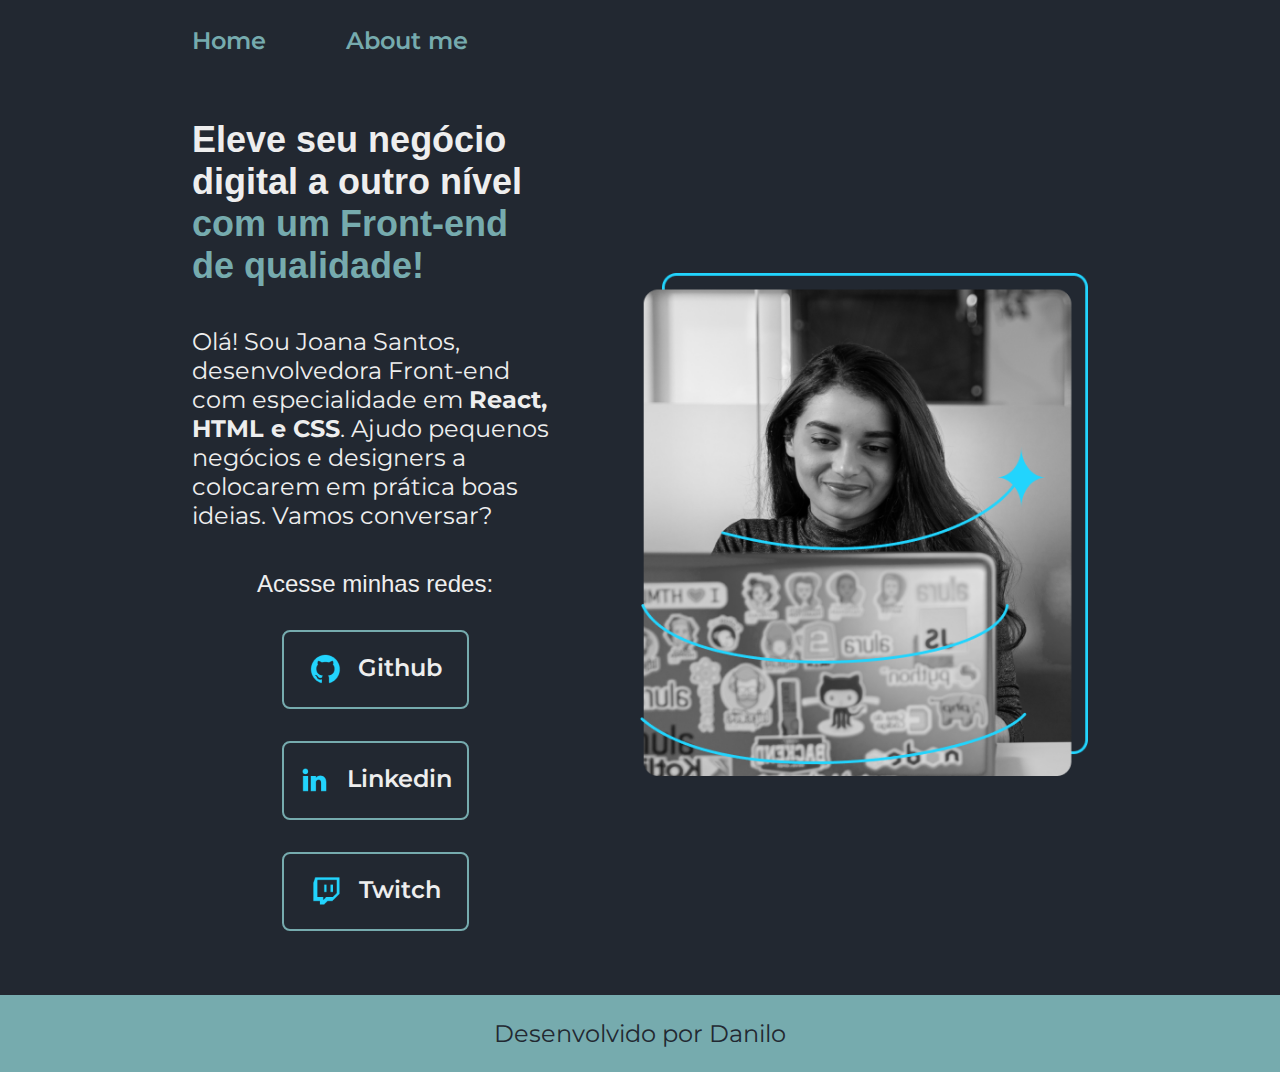
<file: index.html>
<!DOCTYPE html>
<html lang="pt-br">
<head>
    <meta charset="UTF-8">
    <meta name="viewport" content="width=device-width, initial-scale=1.0">
    <meta http-equiv="X-UA-Compatible" content="IE=edge">
    <link rel="shortcut icon" href="assets/cursoemvideo02.ico" type="image/x-icon">
    <link rel="stylesheet" href="./styles/style.css">
    <title>Portifólio</title>   
</head>
<body>
    <header class="cabecalho">
        <nav class="cabecalho__menu">
            <a class="cabecalho__menu__link" href="index.html">Home</a>
            <a class="cabecalho__menu__link"  href="about.html">About me</a>
        </nav>
    </header>
    <main class="apresentacao">
        <section class="apresentacao__conteudo">
            <h1 class="apresentacao__conteudo__titulo">Eleve seu negócio digital a outro nível <strong class="titulo-destaque">com um Front-end de qualidade!</strong></h1>
            <p class="apresentacao__conteudo__texto">Olá! Sou Joana Santos, desenvolvedora Front-end com especialidade em <strong>React, HTML e CSS</strong>. Ajudo pequenos negócios e designers a colocarem em prática boas ideias. Vamos conversar?</p>
            <div class="apresentacao__links">
                <h2 class="apresentacao__links__subtitulo">Acesse minhas redes:</h2>
                <a class="apresentacao__links__navegacao" href="https://github.com/daddyrj" target="_blank" rel="external">
                    <img src="./assets/github.png" alt="logo github">    
                    Github
                </a>
                <a class="apresentacao__links__navegacao" href="https://linkedin.com/in/danilo-de-oliveira-ramalho-984b0020b" target="_blank" rel="external">
                    <img src="./assets/linkedin.png" alt="logo linkedin">    
                    Linkedin
                </a> 
                <a class="apresentacao__links__navegacao" href="https://twitch.tv/vlrdaddy" target="_blank" rel="external">
                    <img src="assets/twitch.png" alt="logo twitch">    
                    Twitch
                </a>
            </div>
        </section>
        <img class="apresentacao__imagem" src="./assets/imagem.png" alt="Foto Joana Santos programando">
    </main>
    <footer class="rodape">Desenvolvido por Danilo</footer>
</body>
</html>
</file>
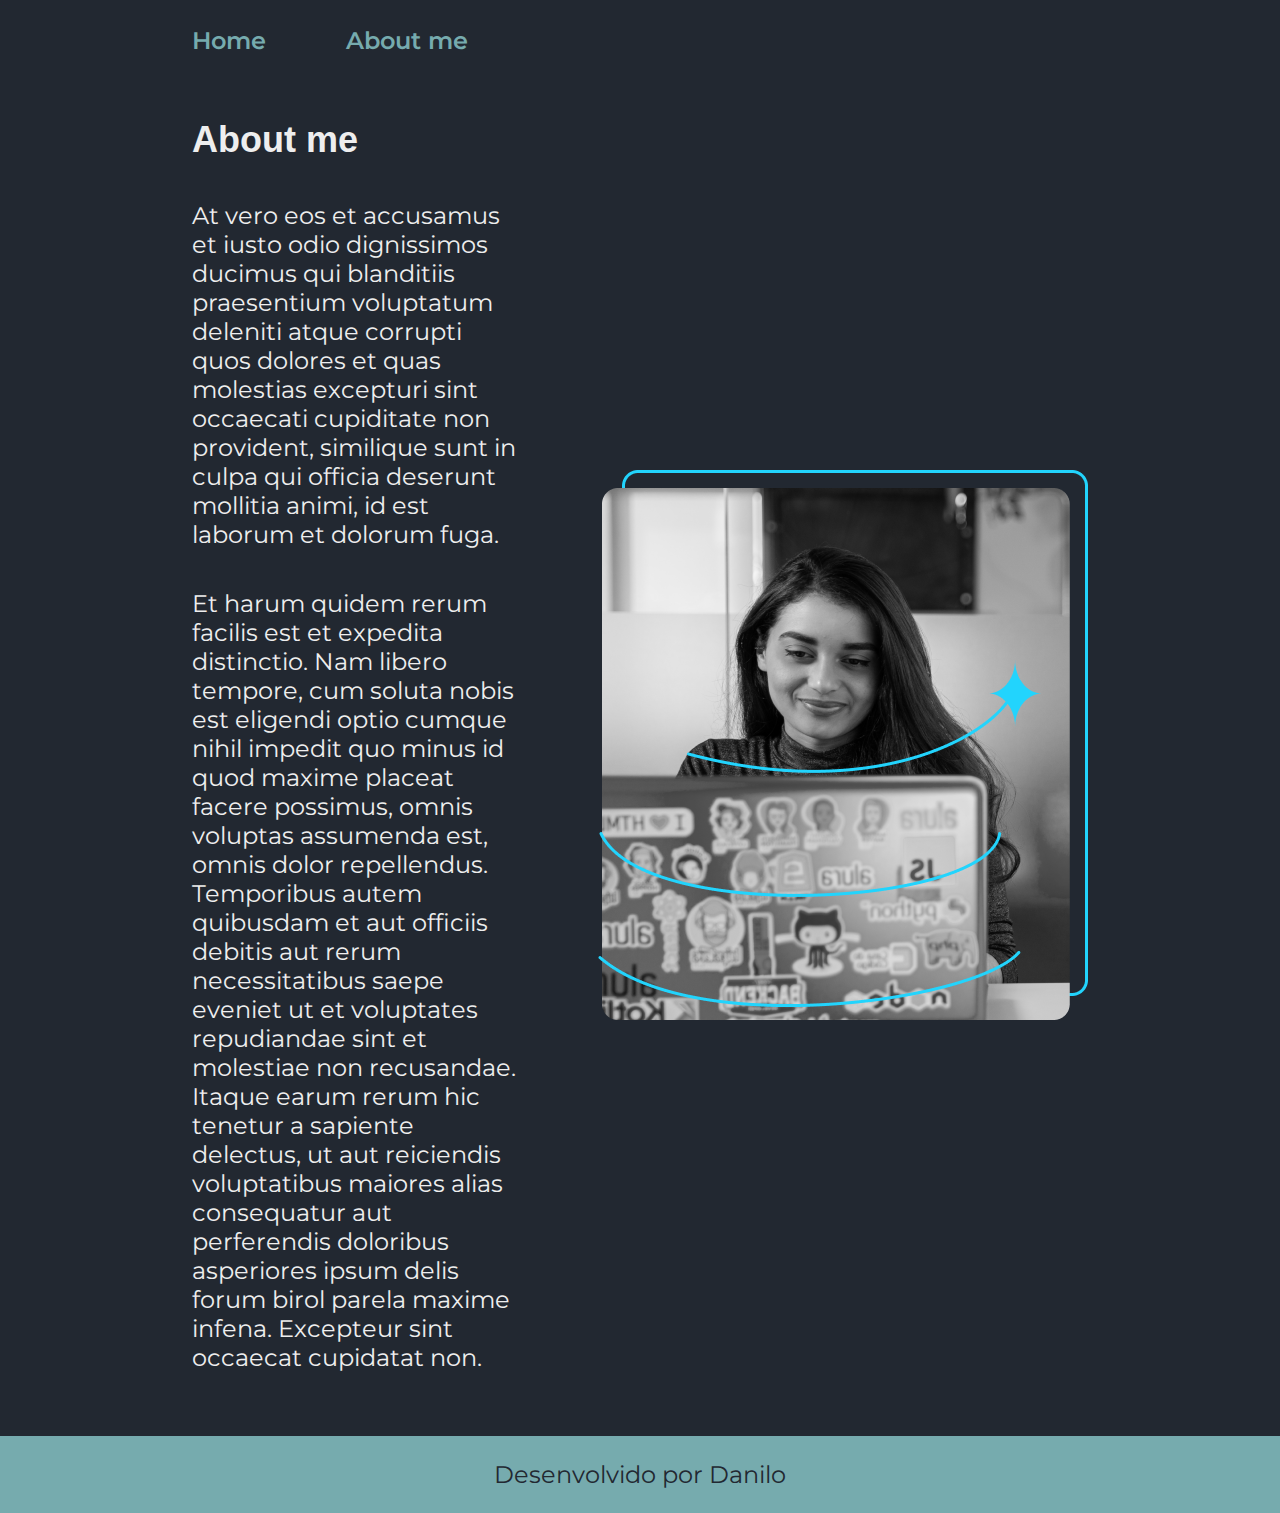
<file: about.html>
<!DOCTYPE html>
<html lang="pt-br">
<head>
    <meta charset="UTF-8">
    <meta name="viewport" content="width=device-width, initial-scale=1.0">
    <link rel="shortcut icon" href="assets/cursoemvideo02.ico" type="image/x-icon">
    <link rel="stylesheet" href="./styles/style.css">
    <title>About me</title>
</head>
<body>
    <header class="cabecalho">
        <nav class="cabecalho__menu">
            <a class="cabecalho__menu__link" href="index.html">Home</a>
            <a class="cabecalho__menu__link"  href="about.html">About me</a>
        </nav>
    </header>
    <main class="apresentacao">
        <section class="apresentacao__conteudo">
            <h1 class="apresentacao__conteudo__titulo">About me</h1>
            <p class="apresentacao__conteudo__texto">At vero eos et accusamus et iusto odio dignissimos ducimus qui blanditiis praesentium voluptatum deleniti atque corrupti quos dolores et quas molestias excepturi sint occaecati cupiditate non provident, similique sunt in culpa qui officia deserunt mollitia animi, id est laborum et dolorum fuga.</p>
            <p class="apresentacao__conteudo__texto">Et harum quidem rerum facilis est et expedita distinctio. Nam libero tempore, cum soluta nobis est eligendi optio cumque nihil impedit quo minus id quod maxime placeat facere possimus, omnis voluptas assumenda est, omnis dolor repellendus. Temporibus autem quibusdam et aut officiis debitis aut rerum necessitatibus saepe eveniet ut et voluptates repudiandae sint et molestiae non recusandae. Itaque earum rerum hic tenetur a sapiente delectus, ut aut reiciendis voluptatibus maiores alias consequatur aut perferendis doloribus asperiores ipsum delis forum birol parela maxime infena. Excepteur sint occaecat cupidatat non.</p>
        </section>
        <img class="apresentacao--imagem" src="./assets/imagem.png" alt="Foto Joana Santos programando">
    </main>
    <footer class="rodape">Desenvolvido por Danilo</footer>
</body>
</html>
</file>
<file: styles/style.css>
@charset "UTF-8";
@import url('https://fonts.googleapis.com/css2?family=Montserrat:ital,wght@0,600;1,600&display=swap');

:root {
    --cor-primaria: #222831;
    --cor-secundaria: #EEEEEE;
    --cor-terciaria: #76ABAE;
    --cor-hover: #31363F;

    --fonte-primaria: 'Krona One', sans-serif;
    --fonte-secundaria: 'Montserrat', sans-serif;


}

* {
    margin: 0;
    padding: 0;
} /*selecionando todo o conteúdo do body*/

body{
    /* height: 100vh; */
    box-sizing: border-box;
    background-color: var(--cor-primaria);
    color: var(--cor-secundaria);
}

.cabecalho{
    padding: 2% 0 0 15%;
}   

.cabecalho__menu{
    display: flex;
    gap: 80px;
}

.cabecalho__menu__link{
    font-family: var(--fonte-secundaria);
    font-size: 1.5rem;
    font-weight: 600;
    color: var(--cor-terciaria);
    text-decoration: none;
}

.apresentacao {
    padding: 5% 15%;
    display: flex;
    align-items: center;
    justify-content: space-between;
    gap: 82px;
}

.apresentacao__conteudo {
    width: 50%;
    display: flex;
    flex-direction: column;
    gap: 40px;
}

.apresentacao__conteudo__titulo {
    font-size: 2.25rem;
    font-family: var(--fonte-primaria);
}

.titulo-destaque {
    color: var(--cor-terciaria);
}

.apresentacao__conteudo__texto {
    font-size: 1.5rem;
    font-family: var(--fonte-secundaria);
}

.apresentacao__links{
    display: flex;
    flex-direction: column;
    justify-content: space-between;
    align-items: center;
    gap: 32px; 
}

.apresentacao__links__subtitulo {
    font-family: var(--fonte-primaria);
    font-weight: 400;
    font-size: 1.5rem;
}

.apresentacao__links__navegacao{ 
    display: flex;  
    justify-content: center;
    gap: 16px;
    border: 2px solid var(--cor-terciaria);
    width: 50%;
    text-align: center;
    border-radius: 8px;
    font-size: 1.5rem;
    font-weight: 600;
    padding: 21.5px 0;
    text-decoration: none;
    color: var(--cor-secundaria);
    font-family: var(--fonte-secundaria);
   
}
  
.apresentacao__links__link:hover {
        background-color: var(--cor-hover);
}

.apresentacao__imagem {
    width: 50%;
}

.rodape{
    padding: 24px;
    color: var(--cor-primaria);
    background-color: var(--cor-terciaria);
    text-align: center;
    font-family: var(--fonte-secundaria);
    font-size: 1.5rem;
    font-weight: 400;
}

@media (max-width: 1200px) {
    .cabecalho{
        padding: 10%;
    }

    .cabecalho__menu{
        justify-content: center;
    }

    .apresentacao{
        flex-direction: column-reverse;
        padding: 5% ;
    }

    .apresentacao__conteudo{
        width: auto;
    }
}
</file>
